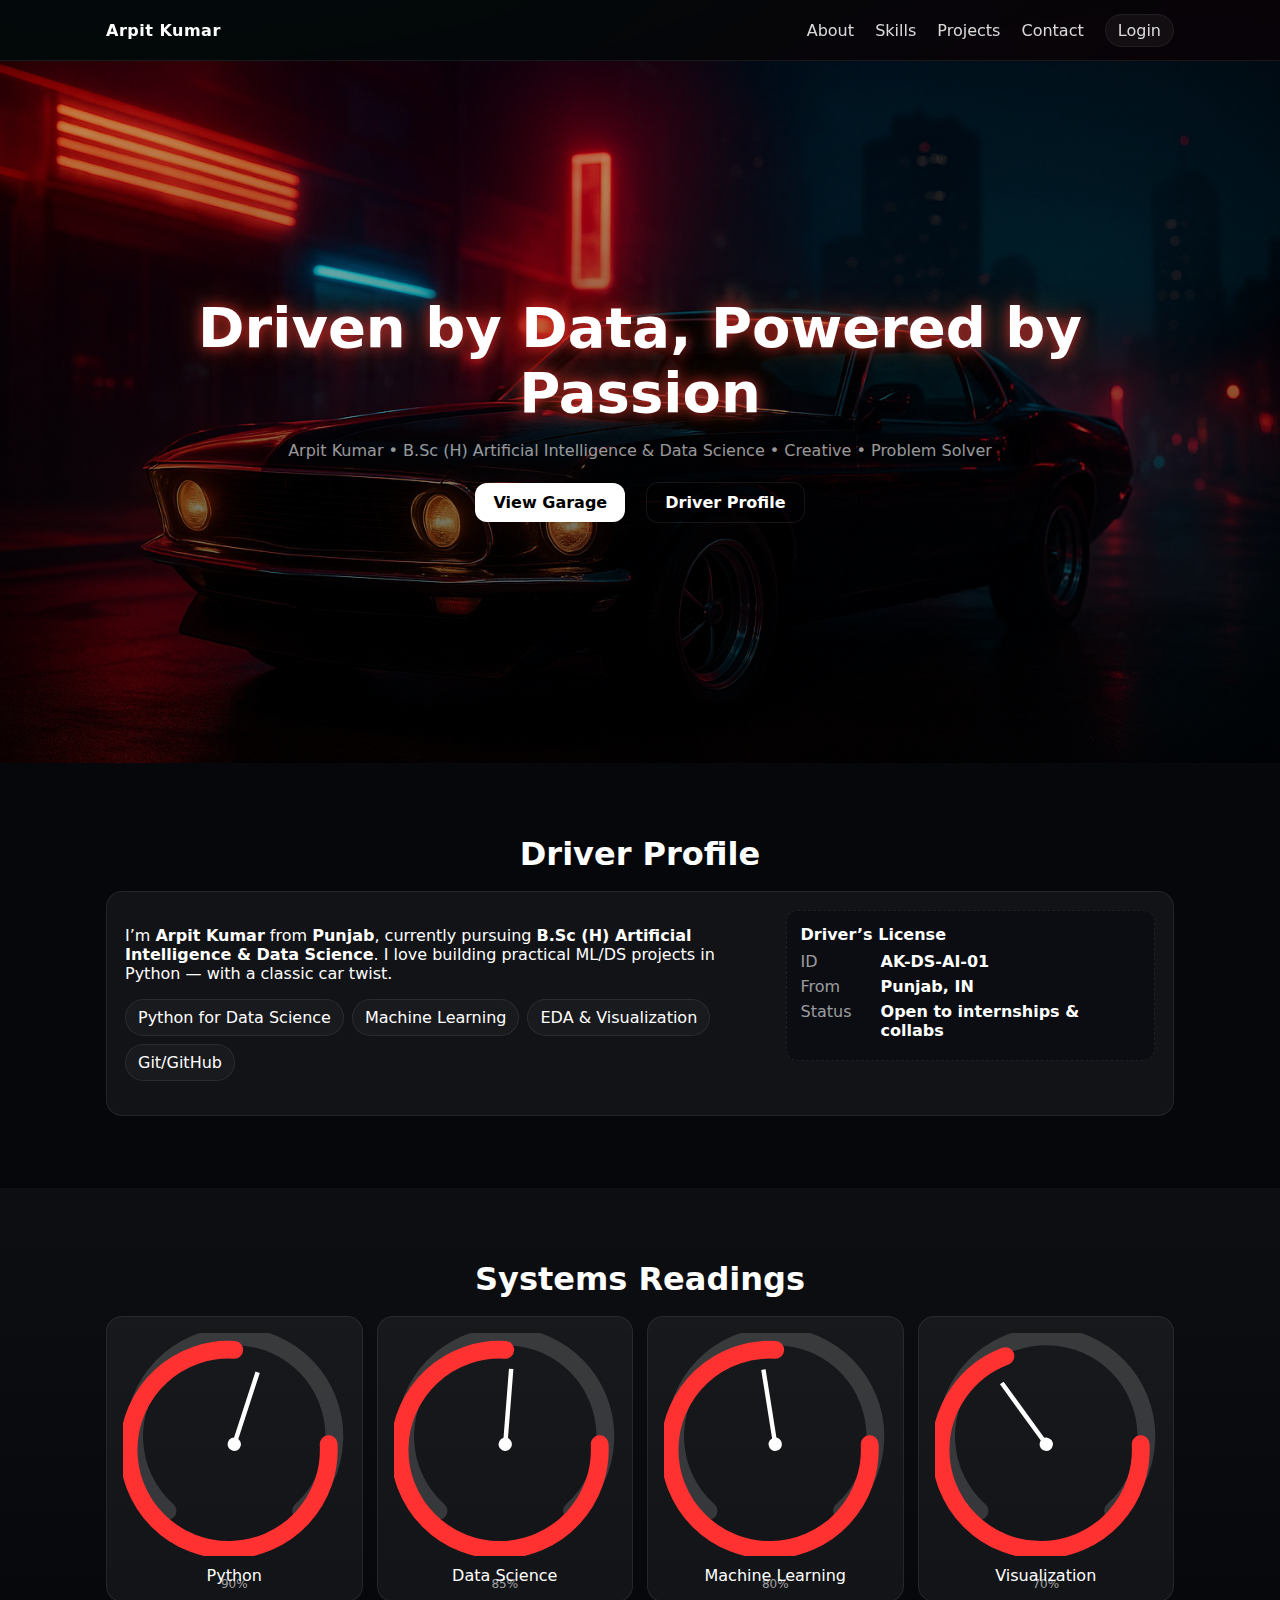
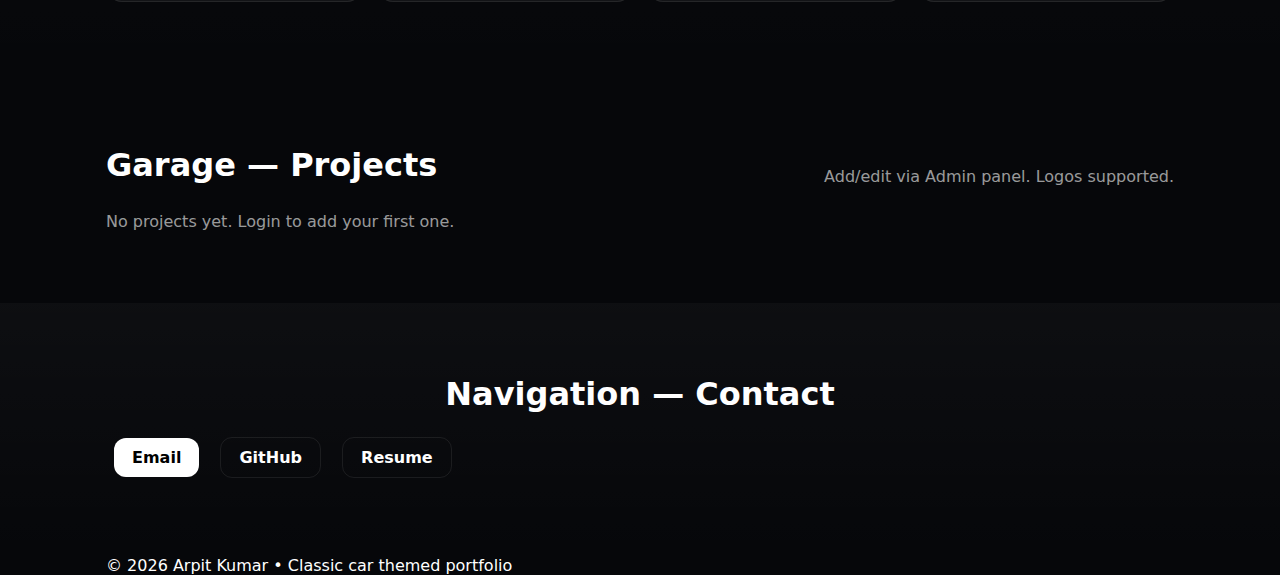
<file: index.html>
<!DOCTYPE html>
<html lang="en">
<head>
  <meta charset="UTF-8" />
  <meta name="viewport" content="width=device-width, initial-scale=1.0" />
  <title>Arpit Kumar | Portfolio</title>
  <link rel="stylesheet" href="style.css" />
  <meta name="description" content="Arpit Kumar — AI & Data Science student from Punjab. Car lover. Portfolio with projects & progress." />
</head>
<body>
  <!-- NAVBAR -->
  <header class="nav">
    <div class="container nav-inner">
      <div class="logo">Arpit Kumar</div>
      <nav>
        <a href="#about">About</a>
        <a href="#skills">Skills</a>
        <a href="#projects">Projects</a>
        <a href="#contact">Contact</a>
        <a class="login-btn" href="login.html">Login</a>
      </nav>
    </div>
  </header>

  <!-- HERO -->
  <section class="hero">
    <div class="hero-overlay"></div>
    <div class="container hero-content">
      <h1 class="title glow">Driven by Data, Powered by Passion</h1>
      <p class="subtitle">Arpit Kumar • B.Sc (H) Artificial Intelligence & Data Science • Creative • Problem Solver</p>
      <div class="cta">
        <a href="#projects" class="btn">View Garage</a>
        <a href="#about" class="btn ghost">Driver Profile</a>
      </div>
    </div>
  </section>

  <!-- ABOUT -->
  <section id="about" class="section">
    <div class="container">
      <h2 class="section-title">Driver Profile</h2>
      <div class="card about-card">
        <div class="about-col">
          <p>
            I’m <strong>Arpit Kumar</strong> from <strong>Punjab</strong>, currently pursuing
            <strong>B.Sc (H) Artificial Intelligence & Data Science</strong>.
            I love building practical ML/DS projects in Python — with a classic car twist.
          </p>
          <ul class="about-badges">
            <li>Python for Data Science</li>
            <li>Machine Learning</li>
            <li>EDA & Visualization</li>
            <li>Git/GitHub</li>
          </ul>
        </div>
        <div class="about-col small">
          <div class="license">
            <div class="license-title">Driver’s License</div>
            <div class="license-row"><span>ID</span><b>AK-DS-AI-01</b></div>
            <div class="license-row"><span>From</span><b>Punjab, IN</b></div>
            <div class="license-row"><span>Status</span><b>Open to internships & collabs</b></div>
          </div>
        </div>
      </div>
    </div>
  </section>

  <!-- SKILLS -->
  <section id="skills" class="section tint">
    <div class="container">
      <h2 class="section-title">Systems Readings</h2>
      <div class="gauges">
        <div class="gauge" data-value="90"><span>Python</span></div>
        <div class="gauge" data-value="85"><span>Data Science</span></div>
        <div class="gauge" data-value="80"><span>Machine Learning</span></div>
        <div class="gauge" data-value="70"><span>Visualization</span></div>
      </div>
    </div>
  </section>

  <!-- PROJECTS -->
  <section id="projects" class="section">
    <div class="container">
      <div class="projects-head">
        <h2 class="section-title">Garage — Projects</h2>
        <p class="muted">Add/edit via Admin panel. Logos supported.</p>
      </div>
      <div id="projectGrid" class="project-grid"></div>
    </div>
  </section>

  <!-- CONTACT -->
  <section id="contact" class="section tint">
    <div class="container">
      <h2 class="section-title">Navigation — Contact</h2>
      <div class="contact-grid">
        <a class="btn" href="mailto:your@email.com">Email</a>
        <a class="btn ghost" href="https://github.com/" target="_blank" rel="noreferrer">GitHub</a>
        <a class="btn ghost" href="#" title="Resume link">Resume</a>
      </div>
    </div>
  </section>

  <footer class="footer">
    <div class="container">
      © <span id="year"></span> Arpit Kumar • Classic car themed portfolio
    </div>
  </footer>

  <!-- Loader (speedometer vibe) -->
  <div id="loader" class="loader hidden">
    <div class="dial"></div>
    <p>Loading...</p>
  </div>

  <script src="script.js"></script>
</body>
</html>
</file>
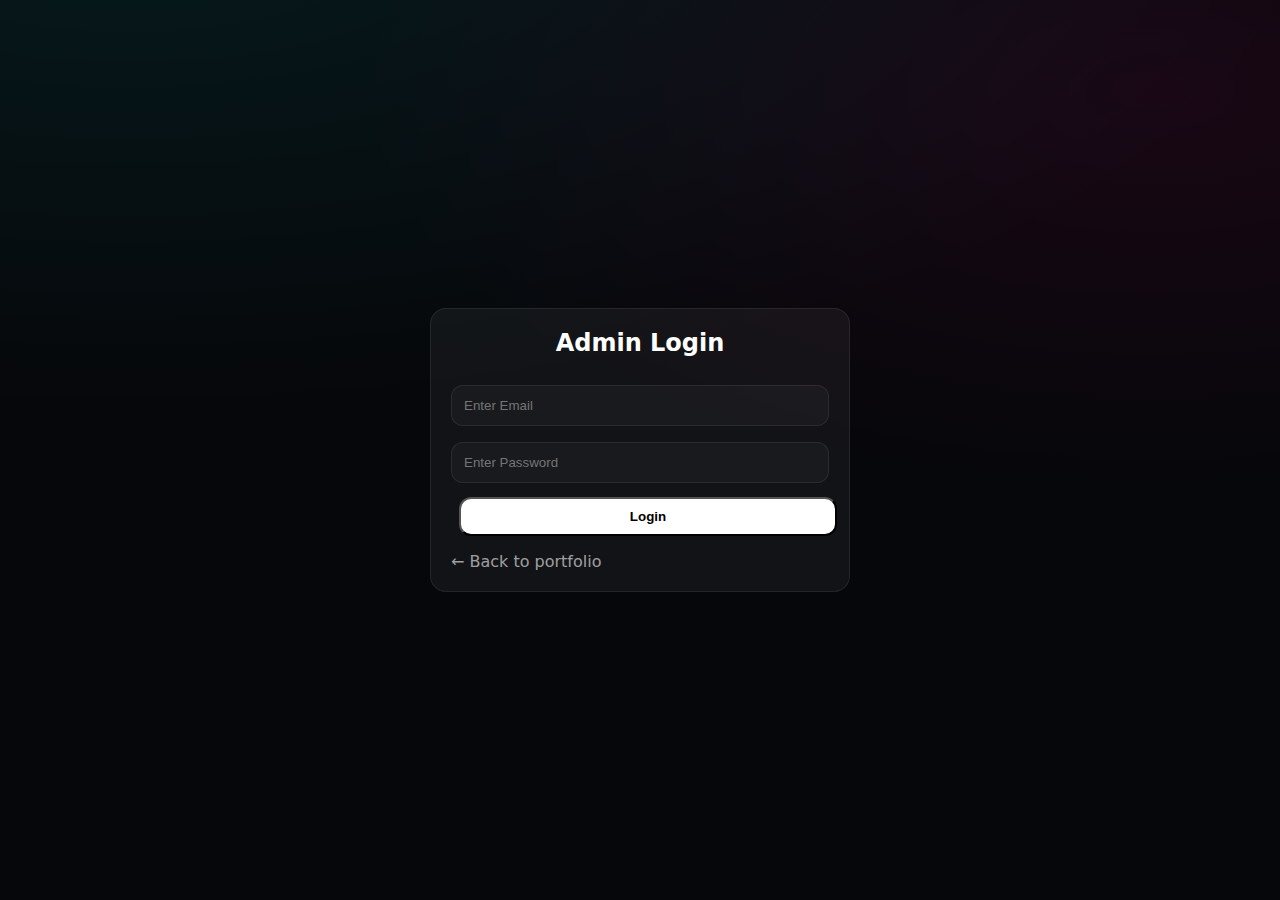
<file: login.html>
<!DOCTYPE html>
<html lang="en">
<head>
  <meta charset="UTF-8" />
  <meta name="viewport" content="width=device-width, initial-scale=1.0" />
  <title>Admin Login — Arpit</title>
  <link rel="stylesheet" href="style.css" />
</head>
<body class="auth-body">
  <div class="auth-card">
    <h2>Admin Login</h2>
    <form id="loginForm">
      <input type="email" id="email" placeholder="Enter Email" required />
      <input type="password" id="password" placeholder="Enter Password" required />
      <button type="submit" class="btn full">Login</button>
    </form>
    <div id="authError" class="alert hidden">❌ Not in database. Please contact Admin.</div>
    <a class="ghost small" href="index.html">← Back to portfolio</a>
  </div>

  <script src="script.js"></script>
</body>
</html>
</file>
<file: style.css>
/* ---------- Base ---------- */
:root{
  --bg:#06070A;
  --panel:rgba(255,255,255,0.05);
  --border:rgba(255,255,255,0.08);
  --text:#fff;
  --muted:rgba(255,255,255,0.6);
  --accent:#ff3131;
  --accent2:#ff7a18;
}
*{box-sizing:border-box}
html,body{margin:0;padding:0}
body{font-family:system-ui,-apple-system,Segoe UI,Roboto,Ubuntu,'Helvetica Neue',Arial;
  background: radial-gradient(1200px 500px at 10% -10%, rgba(0,255,255,.08), transparent),
              radial-gradient(800px 400px at 90% 10%, rgba(255,0,150,.08), transparent),
              var(--bg);
  color:var(--text);
}
.container{max-width:1100px;margin:0 auto;padding:0 16px}

/* ---------- Nav ---------- */
.nav{position:sticky;top:0;z-index:50;background:rgba(0,0,0,.5);backdrop-filter:blur(8px);border-bottom:1px solid var(--border)}
.nav-inner{display:flex;align-items:center;justify-content:space-between;height:60px}
.logo{font-weight:800;letter-spacing:.5px}
nav a{color:var(--text);text-decoration:none;margin-left:16px;opacity:.85}
nav a:hover{opacity:1}
nav .login-btn{padding:6px 12px;border:1px solid var(--border);border-radius:999px;background:var(--panel)}

/* ---------- Hero ---------- */
.hero{position:relative;height:78vh;display:flex;align-items:center;justify-content:center;
  background:url('images/hero-car.jpg') center/cover no-repeat;}
.hero-overlay{position:absolute;inset:0;background:linear-gradient(to top, rgba(0,0,0,.7), rgba(0,0,0,.2))}
.hero-content{position:relative;text-align:center}
.title{font-size:clamp(28px,6vw,56px);margin:0 0 8px}
.glow{text-shadow:0 0 14px rgba(255,49,49,.75), 0 0 34px rgba(255,122,24,.35)}
.subtitle{color:var(--muted)}
.cta{margin-top:16px}
.btn{display:inline-block;padding:10px 18px;border-radius:12px;background:#fff;color:#000;font-weight:700;text-decoration:none;margin:6px 8px;transition:.25s}
.btn:hover{transform:translateY(-2px);box-shadow:0 8px 24px rgba(255,255,255,.15)}
.btn.ghost{background:transparent;color:#fff;border:1px solid var(--border)}
.btn.full{width:100%}
.btn.ghost:hover{border-color:#fff}

/* ---------- Sections ---------- */
.section{padding:72px 0}
.section-title{text-align:center;margin:0 0 18px;font-size:clamp(22px,4vw,32px)}
.section-subtitle{margin:12px 0 10px;opacity:.85}
.card{background:var(--panel);border:1px solid var(--border);border-radius:16px;padding:18px}
.tint{background:linear-gradient(to bottom, rgba(255,255,255,.03), transparent)}

.about-card{display:grid;grid-template-columns:1.4fr .8fr;gap:14px}
.about-col.small{align-self:start}
.about-badges{display:flex;flex-wrap:wrap;gap:8px;margin-top:12px;padding:0}
.about-badges li{list-style:none;border:1px solid var(--border);padding:8px 12px;border-radius:999px;background:rgba(255,255,255,.03)}

.license{background:#0b0d12;border:1px dashed var(--border);border-radius:12px;padding:14px}
.license-title{font-weight:700;margin-bottom:8px}
.license-row{display:grid;grid-template-columns:80px 1fr;margin:6px 0}
.license-row span{color:var(--muted)}

/* ---------- Skills Gauges ---------- */
.gauges{display:grid;grid-template-columns:repeat(auto-fit,minmax(200px,1fr));gap:14px}
.gauge{background:var(--panel);border:1px solid var(--border);border-radius:16px;padding:16px;text-align:center;position:relative;overflow:hidden}
.gauge::after{content:attr(data-value) '%';position:absolute;inset:auto 0 10px 0;text-align:center;color:var(--muted);font-size:12px}
.gauge span{display:block;margin-top:6px}
.gauge svg{width:100%;height:auto}

/* ---------- Projects ---------- */
.projects-head{display:flex;align-items:end;justify-content:space-between;margin-bottom:10px}
.muted{color:var(--muted)}
.project-grid{display:grid;grid-template-columns:repeat(auto-fit,minmax(260px,1fr));gap:16px}
.project-card{background:rgba(255,255,255,.03);border:1px solid var(--border);border-radius:16px;overflow:hidden;display:flex;flex-direction:column;transition:transform .25s, box-shadow .25s}
.project-card:hover{transform:translateY(-4px);box-shadow:0 10px 30px rgba(0,0,0,.35)}
.project-thumb{height:140px;background:#0f1116;display:flex;align-items:center;justify-content:center;border-bottom:1px solid var(--border)}
.project-thumb img{max-height:120px;max-width:95%;object-fit:contain;filter:drop-shadow(0 8px 24px rgba(0,0,0,.5))}
.project-body{padding:14px;display:flex;flex-direction:column;gap:10px}
.project-title{font-weight:800}
.project-desc{color:var(--muted);font-size:14px;min-height:40px}
.progress{background:#12141b;border-radius:999px;height:10px;overflow:hidden;border:1px solid var(--border)}
.progress-bar{height:100%;width:0%;background:linear-gradient(90deg, var(--accent), var(--accent2));transition:width .6s ease}
.project-meta{display:flex;align-items:center;gap:8px;font-size:12px;color:var(--muted)}
.link{color:#9dd9ff;text-decoration:none}
.link:hover{text-decoration:underline}

/* ---------- Auth ---------- */
.auth-body{display:grid;place-items:center;min-height:100vh}
.auth-card{width:min(420px,92%);background:var(--panel);border:1px solid var(--border);border-radius:16px;padding:20px}
.auth-card h2{text-align:center;margin-top:0}
.auth-card input{width:100%;padding:12px;border-radius:12px;border:1px solid var(--border);margin:8px 0;background:rgba(255,255,255,.03);color:var(--text)}
.alert{margin-top:10px;background:#2a0c0c;border:1px solid #6b1a1a;padding:10px;border-radius:12px}
.alert.hidden{display:none}
.ghost.small{display:inline-block;margin-top:10px;color:var(--muted);text-decoration:none}

/* ---------- Loader ---------- */
.loader{position:fixed;inset:0;background:#000;display:flex;flex-direction:column;align-items:center;justify-content:center;gap:14px}
.loader.hidden{display:none}
.dial{width:96px;height:96px;border:8px solid #222;border-top-color:var(--accent);border-radius:50%;animation:spin 1s linear infinite}
@keyframes spin{to{transform:rotate(360deg)}}

/* ---------- Admin ---------- */
.admin-grid{display:grid;grid-template-columns:1.1fr .9fr;gap:16px}
.label{display:block;margin:10px 0 6px;color:var(--muted)}
.admin-form input[type="text"],
.admin-form input[type="url"],
.admin-form input[type="number"],
.admin-form textarea{width:100%;padding:12px;border-radius:12px;border:1px solid var(--border);background:rgba(255,255,255,.03);color:var(--text)}
.admin-form .actions{display:flex;gap:10px;margin-top:12px}
.danger{color:#ff8a8a}

/* ---------- Responsive ---------- */
@media (max-width: 900px){
  .about-card{grid-template-columns:1fr}
  .admin-grid{grid-template-columns:1fr}
  .hero{height:68vh}
}
</file>
